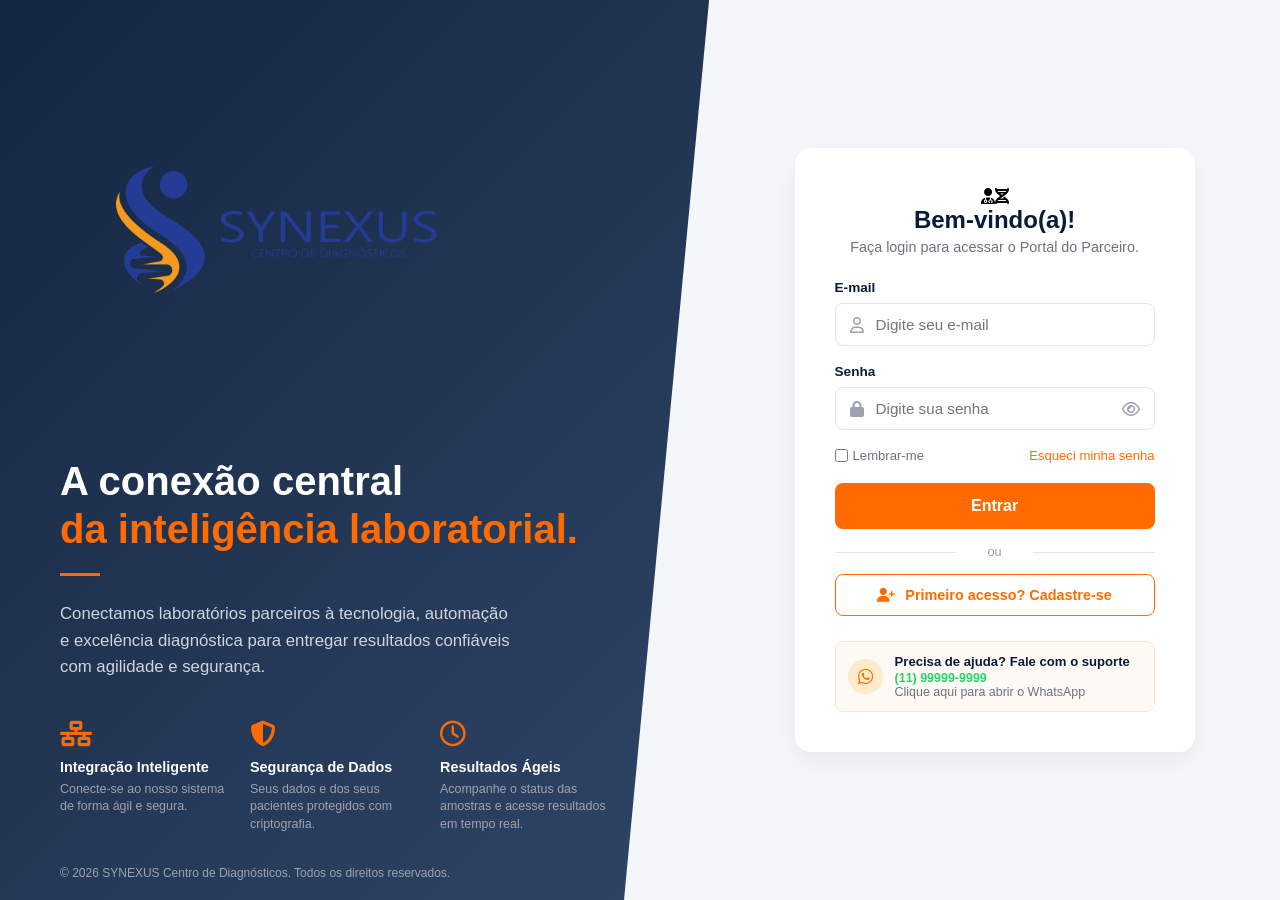
<file: index.html>
<!DOCTYPE html>
<html lang="pt-BR">
<head>
    <meta charset="UTF-8">
    <meta name="viewport" content="width=device-width, initial-scale=1.0">
    <title>Synexus - Centro de Diagnósticos</title>
    
    <link rel="stylesheet" href="https://cdnjs.cloudflare.com/ajax/libs/font-awesome/6.4.0/css/all.min.css">
    
    <link rel="stylesheet" href="style.css">
</head>
<body>

    <div class="container">

    <div class="container">
        <div class="left-panel">
            <div class="logo-left">
            <img src="logo.png" alt="Logo Synexus" style="max-height: 350px; width: auto;">
        </div>
        
        <h1>A conexão central<br><span>da inteligência laboratorial.</span></h1>
        <div class="divider"></div>

            
            <p>Conectamos laboratórios parceiros à tecnologia, automação e excelência diagnóstica para entregar resultados confiáveis com agilidade e segurança.</p>
            
            <div class="features">
                <div class="feature-item">
                    <i class="fa-solid fa-network-wired"></i>
                    <h3>Integração Inteligente</h3>
                    <p>Conecte-se ao nosso sistema de forma ágil e segura.</p>
                </div>
                <div class="feature-item">
                    <i class="fa-solid fa-shield-halved"></i>
                    <h3>Segurança de Dados</h3>
                    <p>Seus dados e dos seus pacientes protegidos com criptografia.</p>
                </div>
                <div class="feature-item">
                    <i class="fa-regular fa-clock"></i>
                    <h3>Resultados Ágeis</h3>
                    <p>Acompanhe o status das amostras e acesse resultados em tempo real.</p>
                </div>
            </div>

            <div class="copyright">
                &copy; 2026 SYNEXUS Centro de Diagnósticos. Todos os direitos reservados.
            </div>
        </div>

        <div class="right-panel">
            <div class="login-card">
                <div class="logo-right">
                    <i class="fa-solid fa-user-doctor"></i><i class="fa-solid fa-dna"></i>
                </div>
                <h2>Bem-vindo(a)!</h2>
                <p>Faça login para acessar o Portal do Parceiro.</p>

                <div class="input-group">
                    <label>E-mail</label>
                    <div class="input-wrapper">
                        <i class="fa-regular fa-user"></i>
                        <input type="email" placeholder="Digite seu e-mail">
                    </div>
                </div>

                <div class="input-group">
                    <label>Senha</label>
                    <div class="input-wrapper">
                        <i class="fa-solid fa-lock"></i>
                        <input type="password" placeholder="Digite sua senha">
                        <i class="fa-regular fa-eye"></i>
                    </div>
                </div>

                <div class="options">
                    <label><input type="checkbox"> Lembrar-me</label>
                    <a href="#">Esqueci minha senha</a>
                </div>

                <button class="btn-primary">Entrar</button>

                <div class="divider-text">ou</div>

                <button class="btn-outline">
                    <i class="fa-solid fa-user-plus"></i> Primeiro acesso? Cadastre-se
                </button>

                <a href="https://wa.me/5511986664356?text=Ol%C3%A1,%20gostaria%20de%20ajuda%20com%20o%20portal." target="_blank" class="support-box">
                    <div class="support-icon">
                        <i class="fa-brands fa-whatsapp"></i>
                    </div>
                    <div class="support-text">
                        <h4>Precisa de ajuda? Fale com o suporte</h4>
                        <p class="whatsapp-number">(11) 99999-9999</p>
                        <p>Clique aqui para abrir o WhatsApp</p>
                    </div>
                </a>

            </div>
        </div>
    </div>

</body>
</html>
</file>
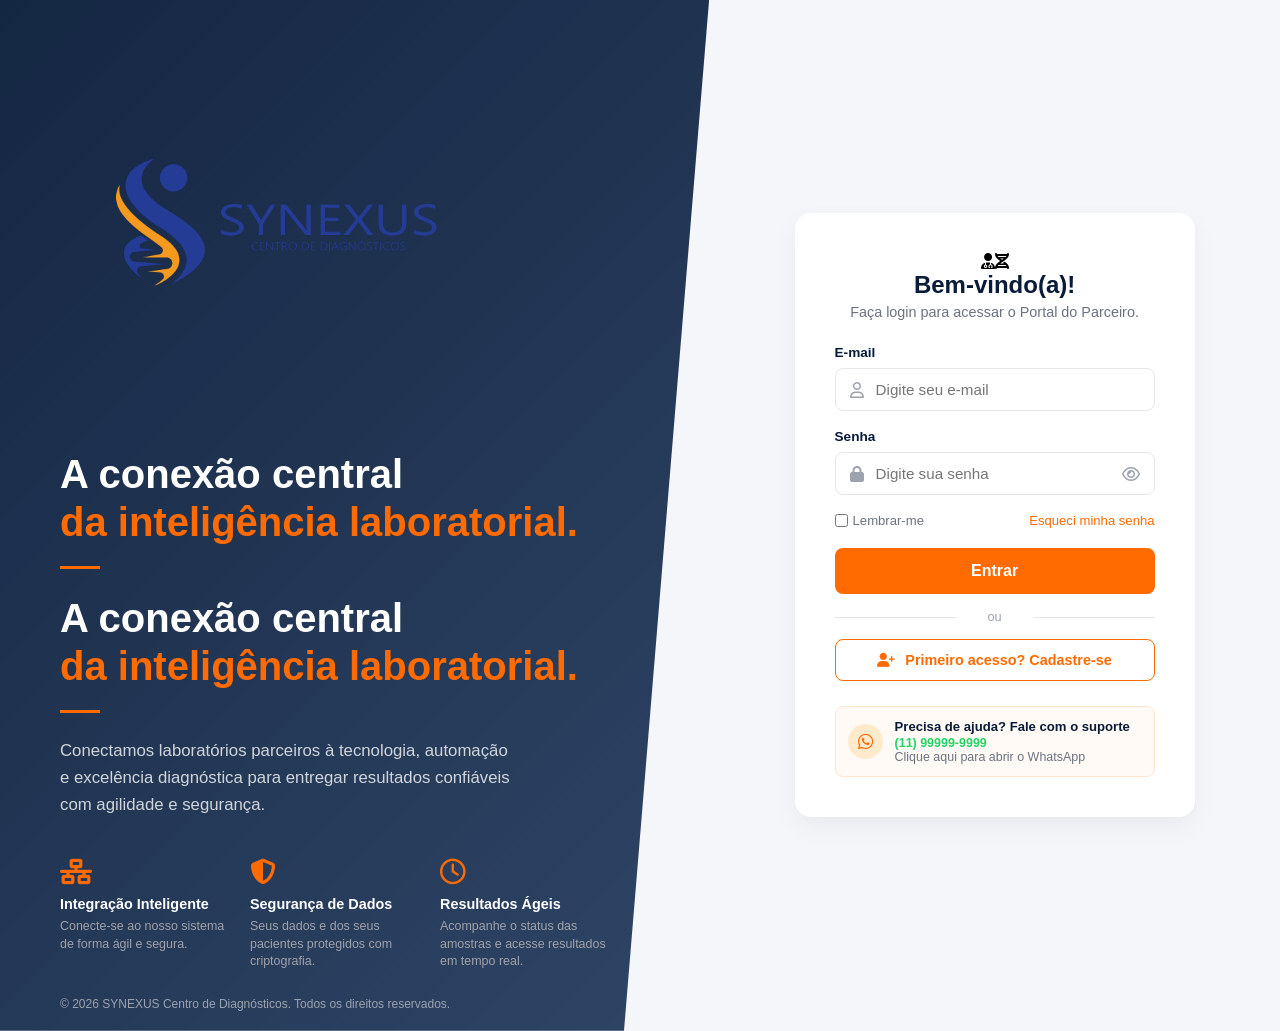
<file: index2.html>
<!DOCTYPE html>
<html lang="pt-BR">
<head>
    <meta charset="UTF-8">
    <meta name="viewport" content="width=device-width, initial-scale=1.0">
    <title>Synexus - Centro de Diagnósticos</title>
    
    <link rel="stylesheet" href="https://cdnjs.cloudflare.com/ajax/libs/font-awesome/6.4.0/css/all.min.css">
    
    <link rel="stylesheet" href="style.css">
</head>
<body>

    <div class="container">

    <div class="container">
        <div class="left-panel">
            <div class="logo-left">
            <img src="logo.png" alt="Logo Synexus" style="max-height: 350px; width: auto;">
        </div>
        
        <h1>A conexão central<br><span>da inteligência laboratorial.</span></h1>
        <div class="divider"></div>
            
            <h1>A conexão central<br><span>da inteligência laboratorial.</span></h1>
            <div class="divider"></div>
            
            <p>Conectamos laboratórios parceiros à tecnologia, automação e excelência diagnóstica para entregar resultados confiáveis com agilidade e segurança.</p>
            
            <div class="features">
                <div class="feature-item">
                    <i class="fa-solid fa-network-wired"></i>
                    <h3>Integração Inteligente</h3>
                    <p>Conecte-se ao nosso sistema de forma ágil e segura.</p>
                </div>
                <div class="feature-item">
                    <i class="fa-solid fa-shield-halved"></i>
                    <h3>Segurança de Dados</h3>
                    <p>Seus dados e dos seus pacientes protegidos com criptografia.</p>
                </div>
                <div class="feature-item">
                    <i class="fa-regular fa-clock"></i>
                    <h3>Resultados Ágeis</h3>
                    <p>Acompanhe o status das amostras e acesse resultados em tempo real.</p>
                </div>
            </div>

            <div class="copyright">
                &copy; 2026 SYNEXUS Centro de Diagnósticos. Todos os direitos reservados.
            </div>
        </div>

        <div class="right-panel">
            <div class="login-card">
                <div class="logo-right">
                    <i class="fa-solid fa-user-doctor"></i><i class="fa-solid fa-dna"></i>
                </div>
                <h2>Bem-vindo(a)!</h2>
                <p>Faça login para acessar o Portal do Parceiro.</p>

                <div class="input-group">
                    <label>E-mail</label>
                    <div class="input-wrapper">
                        <i class="fa-regular fa-user"></i>
                        <input type="email" placeholder="Digite seu e-mail">
                    </div>
                </div>

                <div class="input-group">
                    <label>Senha</label>
                    <div class="input-wrapper">
                        <i class="fa-solid fa-lock"></i>
                        <input type="password" placeholder="Digite sua senha">
                        <i class="fa-regular fa-eye"></i>
                    </div>
                </div>

                <div class="options">
                    <label><input type="checkbox"> Lembrar-me</label>
                    <a href="#">Esqueci minha senha</a>
                </div>

                <button class="btn-primary">Entrar</button>

                <div class="divider-text">ou</div>

                <button class="btn-outline">
                    <i class="fa-solid fa-user-plus"></i> Primeiro acesso? Cadastre-se
                </button>

                <a href="https://wa.me/5511986205053?text=Ol%C3%A1,%20gostaria%20de%20ajuda%20com%20o%20portal." target="_blank" class="support-box">
                    <div class="support-icon">
                        <i class="fa-brands fa-whatsapp"></i>
                    </div>
                    <div class="support-text">
                        <h4>Precisa de ajuda? Fale com o suporte</h4>
                        <p class="whatsapp-number">(11) 99999-9999</p>
                        <p>Clique aqui para abrir o WhatsApp</p>
                    </div>
                </a>

            </div>
        </div>
    </div>

</body>
</html>
</file>
<file: style.css>
/* --- Configurações Gerais --- */
* {
    margin: 0;
    padding: 0;
    box-sizing: border-box;
    font-family: 'Segoe UI', Tahoma, Geneva, Verdana, sans-serif;
}

body {
    background-color: #f4f6f9;
    min-height: 100vh;
}

.container {
    display: flex;
    width: 100%;
    min-height: 100vh;
}

/* --- Painel Esquerdo (Azul Escuro) --- */
.left-panel {
    flex: 1.2;
    background: linear-gradient(135deg, rgba(8, 27, 56, 0.95) 0%, rgba(13, 38, 77, 0.85) 100%), 
                url('https://images.unsplash.com/photo-1579154204601-01588f351e67?ixlib=rb-4.0.3&auto=format&fit=crop&w=1000&q=80') center/cover;
    color: white;
    padding: 60px;
    display: flex;
    flex-direction: column;
    justify-content: center;
    position: relative;
    clip-path: polygon(0 0, 100% 0, 88% 100%, 0% 100%);
}

.logo-left {
    margin-bottom: 40px;
}

.logo-left img {
    max-height: 65px;
    width: auto;
    display: block;
}

.left-panel h1 {
    font-size: 2.5em;
    line-height: 1.2;
    margin-bottom: 20px;
    font-weight: 700;
}
.left-panel h1 span {
    color: #ff6b00;
}

.divider {
    width: 40px;
    height: 3px;
    background-color: #ff6b00;
    margin-bottom: 25px;
}

.left-panel > p {
    font-size: 1.05em;
    line-height: 1.6;
    margin-bottom: 40px;
    max-width: 450px;
    color: #d1d5db;
}

.features {
    display: flex;
    gap: 20px;
    max-width: 550px;
}

.feature-item { 
    flex: 1; 
}
.feature-item i {
    font-size: 1.6em;
    color: #ff6b00;
    margin-bottom: 12px;
}
.feature-item h3 { font-size: 0.9em; margin-bottom: 6px; font-weight: 600; }
.feature-item p { font-size: 0.78em; color: #a1a1aa; line-height: 1.4; }

.copyright {
    position: absolute;
    bottom: 20px;
    font-size: 0.75em;
    color: #9ca3af;
}

/* --- Painel Direito (Login Branco) --- */
.right-panel {
    flex: 1;
    display: flex;
    align-items: center;
    justify-content: center;
    padding: 40px;
    background-color: #f4f6f9;
}

.login-card {
    background-color: white;
    padding: 40px;
    border-radius: 16px;
    box-shadow: 0 10px 25px rgba(0,0,0,0.05);
    width: 100%;
    max-width: 400px;
    text-align: center;
}

.logo-right img {
    max-height: 70px;
    width: auto;
    margin-bottom: 15px;
}

.login-card h2 { color: #081b38; font-size: 1.5em; margin-bottom: 5px; }
.login-card > p { color: #6b7280; font-size: 0.9em; margin-bottom: 25px; }

.input-group {
    text-align: left;
    margin-bottom: 18px;
}
.input-group label {
    display: block;
    font-size: 0.85em;
    font-weight: 600;
    color: #081b38;
    margin-bottom: 8px;
}
.input-wrapper {
    position: relative;
}
.input-wrapper i {
    position: absolute;
    left: 15px;
    top: 50%;
    transform: translateY(-50%);
    color: #9ca3af;
}
.input-wrapper input {
    width: 100%;
    padding: 12px 15px 12px 40px;
    border: 1px solid #e5e7eb;
    border-radius: 8px;
    outline: none;
    font-size: 0.95em;
}
.input-wrapper .fa-eye {
    left: auto;
    right: 15px;
    cursor: pointer;
}

.options {
    display: flex;
    justify-content: space-between;
    align-items: center;
    font-size: 0.82em;
    margin-bottom: 20px;
}
.options a { color: #ff6b00; text-decoration: none; }
.options label { color: #6b7280; display: flex; align-items: center; gap: 5px; cursor: pointer; }

.btn-primary {
    width: 100%;
    padding: 14px;
    background-color: #ff6b00;
    color: white;
    border: none;
    border-radius: 8px;
    font-size: 1em;
    font-weight: 600;
    cursor: pointer;
    margin-bottom: 15px;
    transition: background 0.3s;
}
.btn-primary:hover { background-color: #e65c00; }

.divider-text {
    font-size: 0.8em;
    color: #9ca3af;
    margin-bottom: 15px;
    position: relative;
}
.divider-text::before, .divider-text::after {
    content: ""; position: absolute; top: 50%; width: 38%; height: 1px; background-color: #e5e7eb;
}
.divider-text::before { left: 0; }
.divider-text::after { right: 0; }

.btn-outline {
    width: 100%;
    padding: 12px;
    background-color: transparent;
    color: #ff6b00;
    border: 1px solid #ff6b00;
    border-radius: 8px;
    font-size: 0.9em;
    font-weight: 600;
    cursor: pointer;
    margin-bottom: 25px;
    display: flex;
    align-items: center;
    justify-content: center;
    gap: 10px;
}

/* --- Seção do WhatsApp --- */
.support-box {
    background-color: #fffaf5;
    border: 1px solid #ffe5d0;
    border-radius: 8px;
    padding: 12px;
    display: flex;
    align-items: center;
    gap: 12px;
    text-align: left;
    text-decoration: none;
    transition: transform 0.2s;
}
.support-icon {
    background-color: #ffebcc;
    color: #ff6b00;
    width: 35px;
    height: 35px;
    border-radius: 50%;
    display: flex;
    align-items: center;
    justify-content: center;
    font-size: 1.1em;
}
.support-text h4 { color: #081b38; font-size: 0.82em; margin-bottom: 2px; }
.support-text p { color: #6b7280; font-size: 0.78em; }
.support-text .whatsapp-number { color: #25D366; font-weight: bold; }

/* --- REGRAS DE RESPONSIVIDADE (CELULAR) --- */
@media (max-width: 900px) {
    .container { 
        flex-direction: column; 
        min-height: auto;
    }
    
    .left-panel { 
        clip-path: none; 
        padding: 40px 20px;
        text-align: center;
        align-items: center;
    }

    .logo-left img {
        margin: 0 auto;
    }
    
    .left-panel h1 {
        font-size: 1.8em;
    }

    .left-panel > p {
        margin-bottom: 30px;
    }

    .divider { 
        margin: 0 auto 20px auto; 
    }

    .features { 
        flex-direction: column; 
        gap: 25px;
        align-items: center; 
    }

    .feature-item {
        max-width: 280px;
    }
    
    .copyright { 
        position: static; 
        margin-top: 40px; 
    }
    
    .right-panel { 
        padding: 30px 15px; 
    }

    .login-card {
        padding: 30px 20px;
    }
}
</file>
